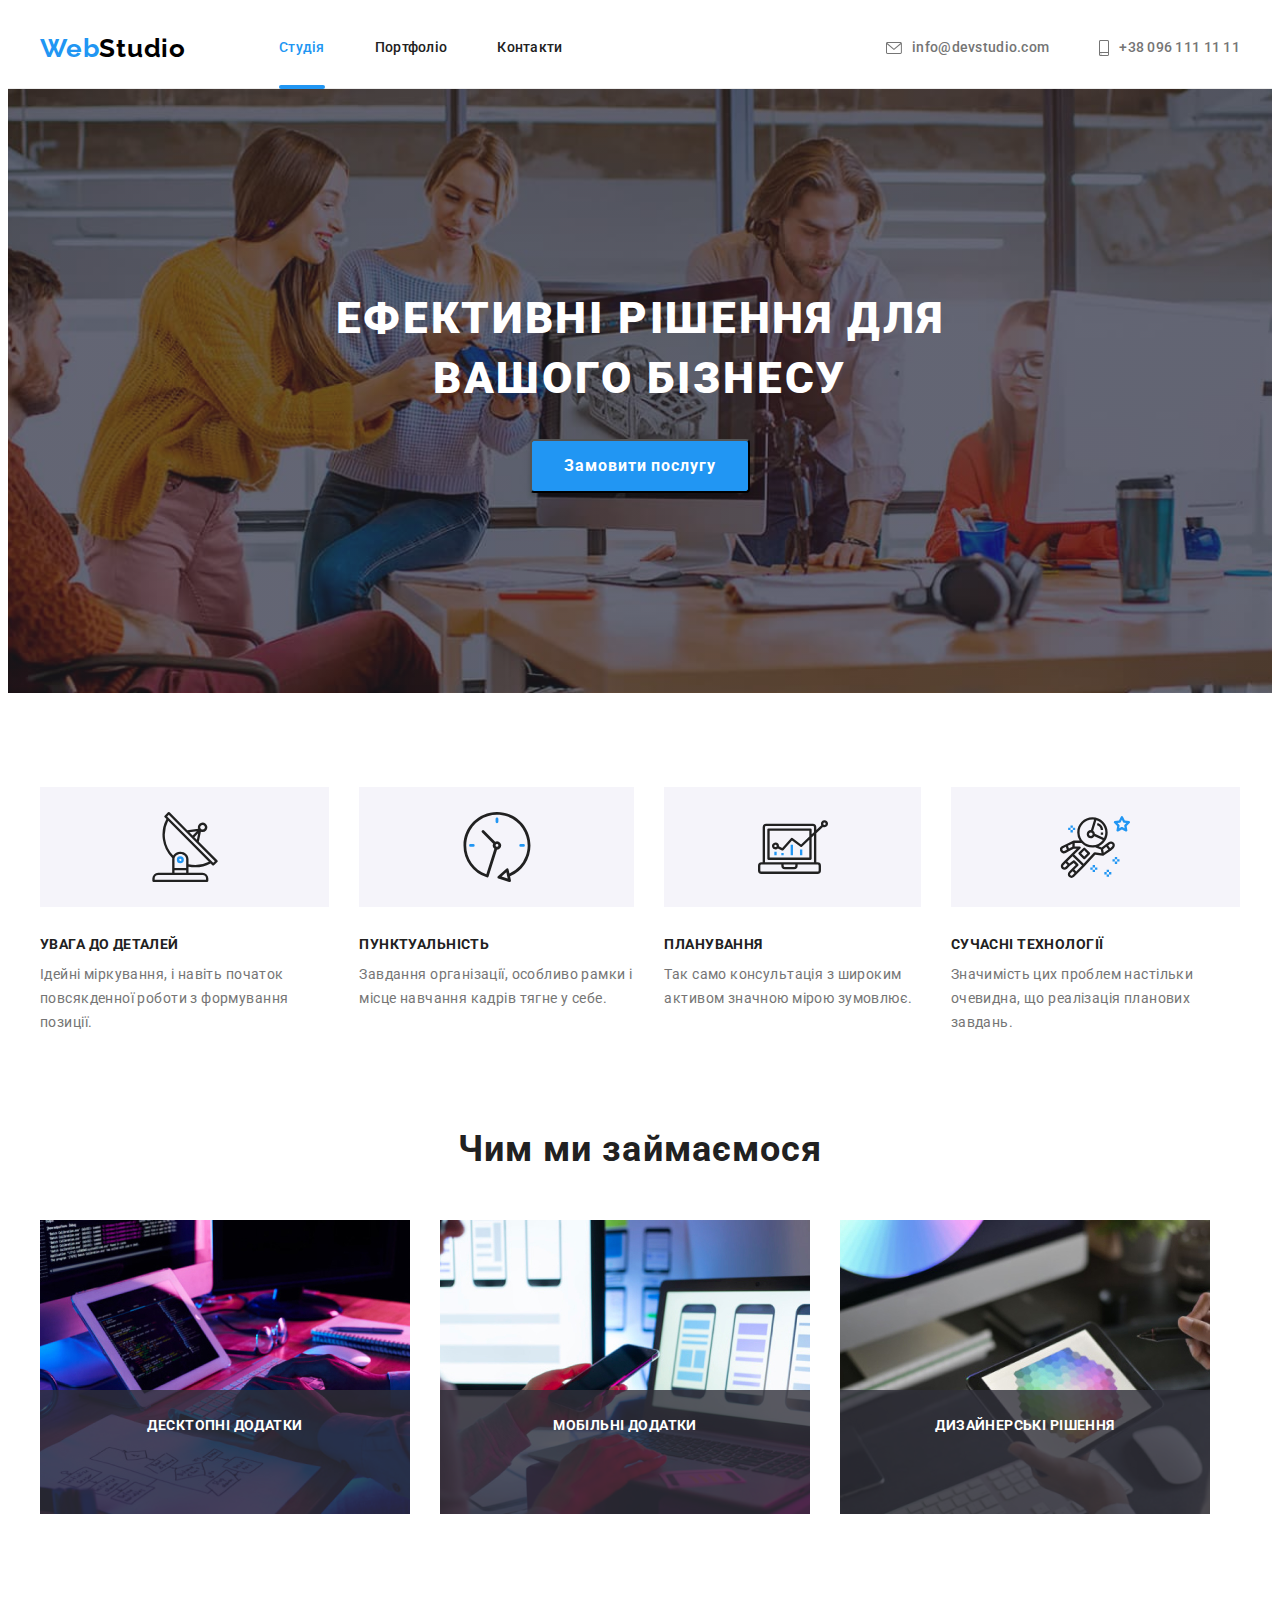
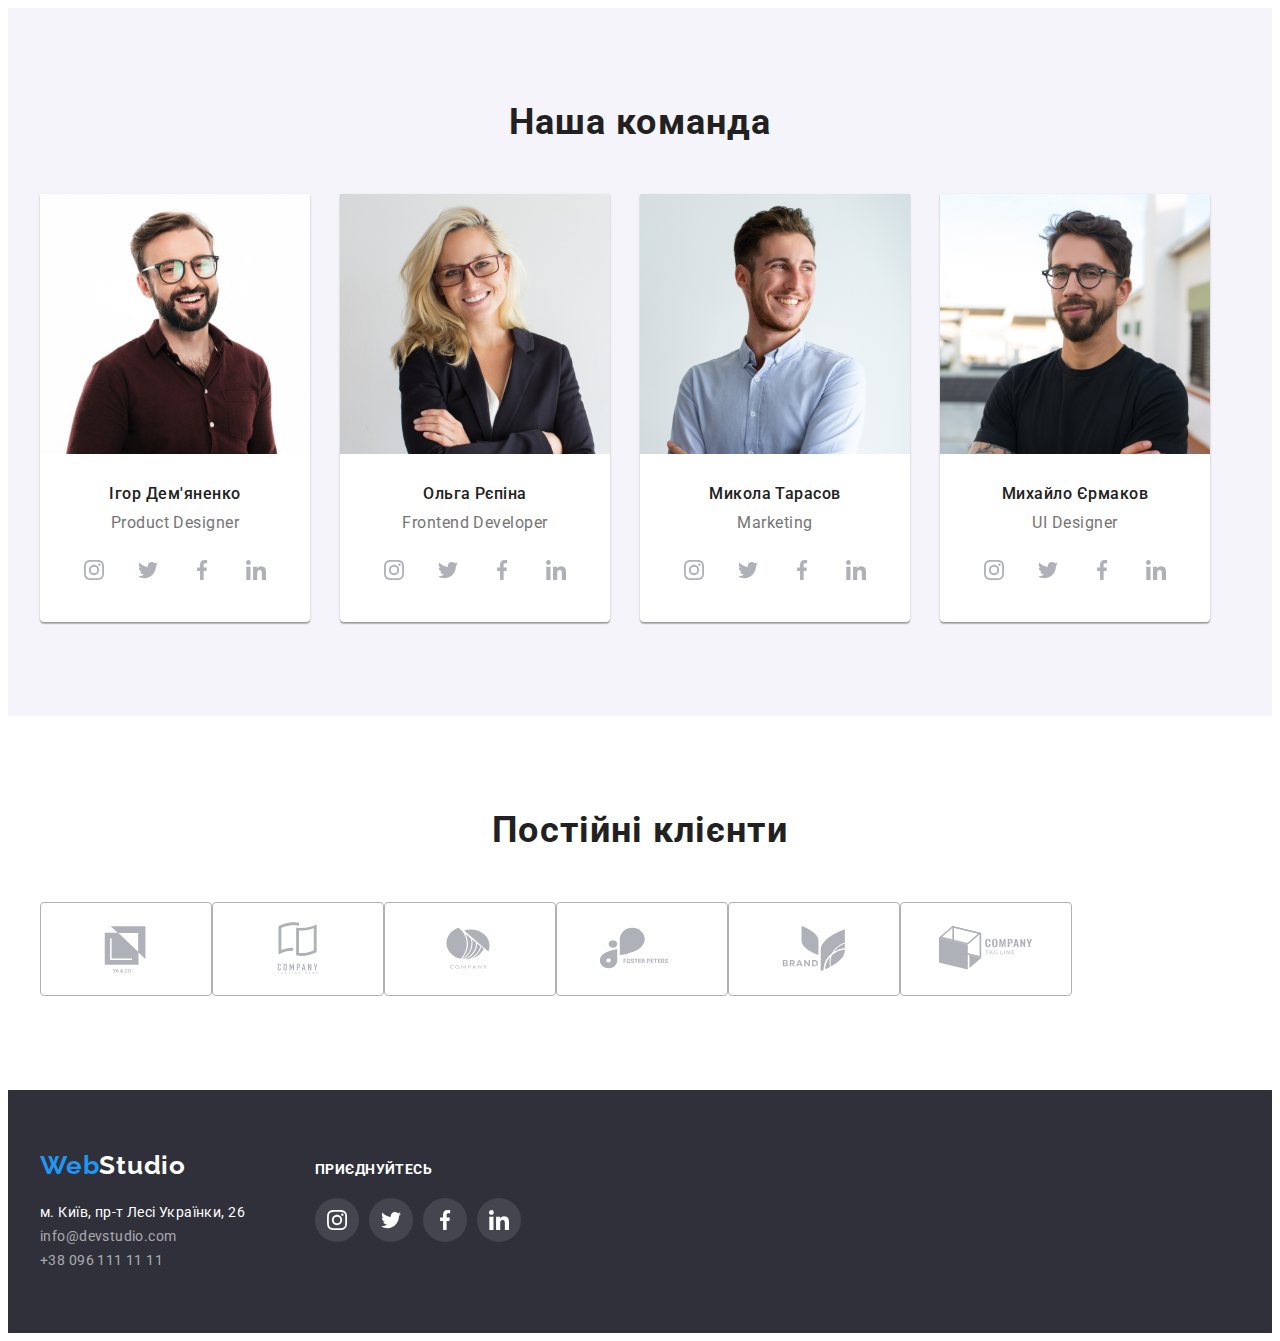
<file: index.html>
<!DOCTYPE html>
<html lang="uk">
  <head>
    <meta charset="UTF-8" />
    <meta http-equiv="X-UA-Compatible" content="IE=edge" />
    <meta name="viewport" content="width=, initial-scale=1.0" />
    <title>Студія</title>
    <link rel="preconnect" href="https://fonts.googleapis.com" />
    <link rel="preconnect" href="https://fonts.gstatic.com" crossorigin />
    <link
      href="https://fonts.googleapis.com/css2?family=Montserrat:wght@400;700&family=Raleway:wght@700&family=Roboto:wght@400;500;700;900&display=swap"
      rel="stylesheet"
    />
    <link
      rel="stylesheet"
      href="https://cdnjs.cloudflare.com/ajax/libs/modern-normalize/1.1.0/modern-normalize.min.css"
      integrity="sha512-wpPYUAdjBVSE4KJnH1VR1HeZfpl1ub8YT/NKx4PuQ5NmX2tKuGu6U/JRp5y+Y8XG2tV+wKQpNHVUX03MfMFn9Q=="
      crossorigin="anonymous"
      referrerpolicy="no-referrer"
    />
    <link rel="stylesheet" href="./CSS/style.css" />
  </head>
  <body>
    <header class="header">
      <div class="container header-container">
        <nav class="header-navigation">
          <a class="header-logo link" href="/index.html" lang="en"
            >Web<span class="header-color-text">Studio</span></a
          >
          <ul class="header-list list">
            <li class="header-item">
              <a class="header-link link current" href="">Студія</a>
            </li>
            <li class="header-item">
              <a class="header-link link" href="./portfolio.html">Портфоліо</a>
            </li>
            <li class="header-item">
              <a class="header-link link" href="">Контакти</a>
            </li>
          </ul>
        </nav>
        <div class="header-connect">
          <ul class="header-list list">
            <li class="header-item">
              <a class="header-contacts link" href="mailto:info@devstudio.com"
                ><svg class="contacts-icon" width="16" height="12">
                  <use
                    href="./images/symbol-defs1.svg#icon-envelope-hover"
                  ></use>
                </svg>info@devstudio.com</a>
            </li>
            <li class="header-item">
              <a class="header-contacts link" href="tel:+380961111111"
                ><svg class="contacts-icon" width="10" height="16">
                  <use
                    href="./images/symbol-defs1.svg#icon-smartphone"
                  ></use></svg>+38 096 111 11 11</a>
            </li>
          </ul>
        </div>
      </div>
    </header>
    <main>
      <section class="hero">
        <div class="container">
          <h1 class="hero-title">Ефективні рішення для вашого бізнесу</h1>
          <button class="hero-btn" data-modal-open type="button">
            Замовити послугу
          </button>
        </div>
      </section>
      <section class="benefits">
        <div class="container">
          <h2 class="visually-hidden">Наші переваги</h2>
          <ul class="benefits-list list">
            <li class="benefits-item">
              <div class="benefits-link">
                <svg class="benefits-icon" width="70" height="70">
                  <use href="./images/symbol-defs1.svg#icon-antenna"></use>
                </svg>
              </div>
              <h3 class="benefits-title">УВАГА ДО ДЕТАЛЕЙ</h3>
              <p class="benefits-text">
                Ідейні міркування, і навіть початок повсякденної роботи з
                формування позиції.
              </p>
            </li>
            <li class="benefits-item">
              <div class="benefits-link">
                <svg class="benefits-icon" width="70" height="70">
                  <use href="./images/symbol-defs1.svg#icon-clock"></use>
                </svg>
              </div>
              <h3 class="benefits-title">ПУНКТУАЛЬНІСТЬ</h3>
              <p class="benefits-text">
                Завдання організації, особливо рамки і місце навчання кадрів
                тягне у себе.
              </p>
            </li>
            <li class="benefits-item">
              <div class="benefits-link">
                <svg class="benefits-icon" width="70" height="70">
                  <use href="./images/symbol-defs1.svg#icon-diagram"></use>
                </svg>
              </div>
              <h3 class="benefits-title">ПЛАНУВАННЯ</h3>
              <p class="benefits-text">
                Так само консультація з широким активом значною мірою зумовлює.
              </p>
            </li>
            <li class="benefits-item">
              <div class="benefits-link">
                <svg class="benefits-icon" width="70" height="70">
                  <use href="./images/symbol-defs1.svg#icon-astronaut"></use>
                </svg>
              </div>
              <h3 class="benefits-title">СУЧАСНІ ТЕХНОЛОГІЇ</h3>
              <p class="benefits-text">
                Значимість цих проблем настільки очевидна, що реалізація
                планових завдань.
              </p>
            </li>
          </ul>
        </div>
      </section>
      <section class="activity">
        <div class="container">
          <h2 class="activity-title">Чим ми займаємося</h2>
          <ul class="activity-list">
            <li class="activity-item list">
              <img src="./images/img.jpg" alt="Верстка" width="370" />
              <h2 class="activity-top-title">ДEСКТОПНІ ДОДАТКИ</h2>
            </li>
            <li class="activity-item list">
              <img src="./images/img1.jpg" alt="Інтерфейс" width="370" />
              <h2 class="activity-top-title">МОБІЛЬНІ ДОДАТКИ</h2>
            </li>
            <li class="activity-item list">
              <img src="./images/img2.jpg" alt="Дизайн" width="370" />
              <h2 class="activity-top-title">ДИЗАЙНЕРСЬКІ РІШЕННЯ</h2>
            </li>
          </ul>
        </div>
      </section>
      <section class="team">
        <div class="container">
          <h2 class="team-top-title">Наша команда</h2>
          <ul class="team-list">
            <li class="team-item list">
              <img
                src="./images/photo1.jpg"
                alt="Ігор Дем'яненко"
                width="270"
              />
              <div class="team-content">
                <h3 class="team-title">Ігор Дем'яненко</h3>
                <p class="team-text" lang="en">Product Designer</p>
                <ul class="team-soc-list list">
                  <li class="team-soc-item">
                    <a class="team-soc-link" href="">
                      <svg class="team-soc-icon" width="20" height="20">
                        <use
                          href="./images/symbol-defs1.svg#icon-instagram"
                        ></use>
                      </svg>
                    </a>
                  </li>
                  <li class="team-soc-item">
                    <a class="team-soc-link" href="">
                      <svg class="team-soc-icon" width="20" height="20">
                        <use
                          href="./images/symbol-defs1.svg#icon-twitter"
                        ></use>
                      </svg>
                    </a>
                  </li>
                  <li class="team-soc-item">
                    <a class="team-soc-link" href="">
                      <svg class="team-soc-icon" width="20" height="20">
                        <use
                          href="./images/symbol-defs1.svg#icon-facebook"
                        ></use>
                      </svg>
                    </a>
                  </li>
                  <li class="team-soc-item">
                    <a class="team-soc-link" href="">
                      <svg class="team-soc-icon" width="20" height="20">
                        <use
                          href="./images/symbol-defs1.svg#icon-linkedin"
                        ></use>
                      </svg>
                    </a>
                  </li>
                </ul>
              </div>
            </li>
            <li class="team-item list">
              <img src="./images/photo2.jpg" alt="Ольга Рєпіна" width="270" />
              <div class="team-content">
                <h3 class="team-title">Ольга Рєпіна</h3>
                <p class="team-text" lang="en">Frontend Developer</p>
                <ul class="team-soc-list list">
                  <li class="team-soc-item">
                    <a class="team-soc-link" href="">
                      <svg class="team-soc-icon" width="20" height="20">
                        <use
                          href="./images/symbol-defs1.svg#icon-instagram"
                        ></use>
                      </svg>
                    </a>
                  </li>
                  <li class="team-soc-item">
                    <a class="team-soc-link" href="">
                      <svg class="team-soc-icon" width="20" height="20">
                        <use
                          href="./images/symbol-defs1.svg#icon-twitter"
                        ></use>
                      </svg>
                    </a>
                  </li>
                  <li class="team-soc-item">
                    <a class="team-soc-link" href="">
                      <svg class="team-soc-icon" width="20" height="20">
                        <use
                          href="./images/symbol-defs1.svg#icon-facebook"
                        ></use>
                      </svg>
                    </a>
                  </li>
                  <li class="team-soc-item">
                    <a class="team-soc-link" href="">
                      <svg class="team-soc-icon" width="20" height="20">
                        <use
                          href="./images/symbol-defs1.svg#icon-linkedin"
                        ></use>
                      </svg>
                    </a>
                  </li>
                </ul>
              </div>
            </li>
            <li class="team-item list">
              <img src="./images/photo3.jpg" alt="Микола Тарасов" width="270" />
              <div class="team-content">
                <h3 class="team-title">Микола Тарасов</h3>
                <p class="team-text" lang="en">Marketing</p>
                <ul class="team-soc-list list">
                  <li class="team-soc-item">
                    <a class="team-soc-link" href="">
                      <svg class="team-soc-icon" width="20" height="20">
                        <use
                          href="./images/symbol-defs1.svg#icon-instagram"
                        ></use>
                      </svg>
                    </a>
                  </li>
                  <li class="team-soc-item">
                    <a class="team-soc-link" href="">
                      <svg class="team-soc-icon" width="20" height="20">
                        <use
                          href="./images/symbol-defs1.svg#icon-twitter"
                        ></use>
                      </svg>
                    </a>
                  </li>
                  <li class="team-soc-item">
                    <a class="team-soc-link" href="">
                      <svg class="team-soc-icon" width="20" height="20">
                        <use
                          href="./images/symbol-defs1.svg#icon-facebook"
                        ></use>
                      </svg>
                    </a>
                  </li>
                  <li class="team-soc-item">
                    <a class="team-soc-link" href="">
                      <svg class="team-soc-icon" width="20" height="20">
                        <use
                          href="./images/symbol-defs1.svg#icon-linkedin"
                        ></use>
                      </svg>
                    </a>
                  </li>
                </ul>
              </div>
            </li>
            <li class="team-item list">
              <img
                src="./images/photo4.jpg"
                alt="Михайло Єрмаков"
                width="270"
              />
              <div class="team-content">
                <h3 class="team-title">Михайло Єрмаков</h3>
                <p class="team-text" lang="en">UI Designer</p>
                <ul class="team-soc-list list">
                  <li class="team-soc-item">
                    <a class="team-soc-link" href="">
                      <svg class="team-soc-icon" width="20" height="20">
                        <use
                          href="./images/symbol-defs1.svg#icon-instagram"
                        ></use>
                      </svg>
                    </a>
                  </li>
                  <li class="team-soc-item">
                    <a class="team-soc-link" href="">
                      <svg class="team-soc-icon" width="20" height="20">
                        <use
                          href="./images/symbol-defs1.svg#icon-twitter"
                        ></use>
                      </svg>
                    </a>
                  </li>
                  <li class="team-soc-item">
                    <a class="team-soc-link" href="">
                      <svg class="team-soc-icon" width="20" height="20">
                        <use
                          href="./images/symbol-defs1.svg#icon-facebook"
                        ></use>
                      </svg>
                    </a>
                  </li>
                  <li class="team-soc-item">
                    <a class="team-soc-link" href="">
                      <svg class="team-soc-icon" width="20" height="20">
                        <use
                          href="./images/symbol-defs1.svg#icon-linkedin"
                        ></use>
                      </svg>
                    </a>
                  </li>
                </ul>
              </div>
            </li>
          </ul>
        </div>
      </section>
      <section class="clients" style="padding: 94px 0">
        <div class="container">
          <h2 class="clients-top-title">Постійні клієнти</h2>
          <ul class="clients-list list">
            <li class="clients-item">
              <a class="clients-link" href="">
                <svg class="clients-icon" width="106" height="60">
                  <use href="./images/symbol-defs1.svg#icon-Logo1"></use>
                </svg>
              </a>
            </li>
            <li class="clients-item">
              <a class="clients-link" href="">
                <svg class="clients-icon" width="106" height="60">
                  <use href="./images/symbol-defs1.svg#icon-Logo2"></use>
                </svg>
              </a>
            </li>
            <li class="clients-item">
              <a class="clients-link" href="">
                <svg class="clients-icon" width="106" height="60">
                  <use href="./images/symbol-defs1.svg#icon-Logo3"></use>
                </svg>
              </a>
            </li>
            <li class="clients-item">
              <a class="clients-link" href="">
                <svg class="clients-icon" width="106" height="60">
                  <use href="./images/symbol-defs1.svg#icon-Logo4"></use>
                </svg>
              </a>
            </li>
            <li class="clients-item">
              <a class="clients-link" href="">
                <svg class="clients-icon" width="106" height="60">
                  <use href="./images/symbol-defs1.svg#icon-Logo5"></use>
                </svg>
              </a>
            </li>
            <li class="clients-item">
              <a class="clients-link" href="">
                <svg class="clients-icon" width="106" height="60">
                  <use href="./images/symbol-defs1.svg#icon-Logo6"></use>
                </svg>
              </a>
            </li>
          </ul>
        </div>
      </section>
    </main>
    <footer class="footer">
      <div class="footer-container container">
        <div class="footer-agress-container">
          <a class="footer-logo link" href="/index.html" lang="en"
            >Web<span class="footer-color-text">Studio</span></a
          >
          <address>
            <ul class="footer-list list">
              <li class="footer-item">
                <a class="footer-address link" href=""
                  >м. Київ, пр-т Лесі Українки, 26</a
                >
              </li>
              <li class="footer-item">
                <a class="footer-mail link" href="mailto:info@devstudio.com"
                  >info@devstudio.com</a
                >
              </li>
              <li class="footer-item">
                <a class="footer-tel link" href="tel:+380961111111"
                  >+38 096 111 11 11</a
                >
              </li>
            </ul>
          </address>
        </div>
        <div class="footer-soc-container">
          <h3 class="soc-list-title">приєднуйтесь</h3>
          <ul class="footer-soc-list list">
            <li class="footer-soc-item">
              <a class="footer-soc-link" href="">
                <svg class="footer-soc-icon" width="20" height="20">
                  <use href="./images/symbol-defs1.svg#icon-instagram"></use>
                </svg>
              </a>
            </li>
            <li class="footer-soc-item">
              <a class="footer-soc-link" href="">
                <svg class="footer-soc-icon" width="20" height="20">
                  <use href="./images/symbol-defs1.svg#icon-twitter"></use>
                </svg>
              </a>
            </li>
            <li class="footer-soc-item">
              <a class="footer-soc-link" href="">
                <svg class="footer-soc-icon" width="20" height="20">
                  <use href="./images/symbol-defs1.svg#icon-facebook"></use>
                </svg>
              </a>
            </li>
            <li class="footer-soc-item">
              <a class="footer-soc-link" href="">
                <svg class="footer-soc-icon" width="20" height="20">
                  <use href="./images/symbol-defs1.svg#icon-linkedin"></use>
                </svg>
              </a>
            </li>
          </ul>
        </div>
      </div>
    </footer>
    <div class="backdrop is-hidden" data-modal>
      <div class="modal">
        <button type="button" class="modal-btn" data-modal-close>
          <svg class="modal-close-icon" width="18" height="18">
            <use href="./images/symbol-defs1.svg#icon-close"></use>
          </svg>
        </button>
      </div>
    </div>
    <script src="./js/modal.js"></script>
  </body>
</html>
</file>
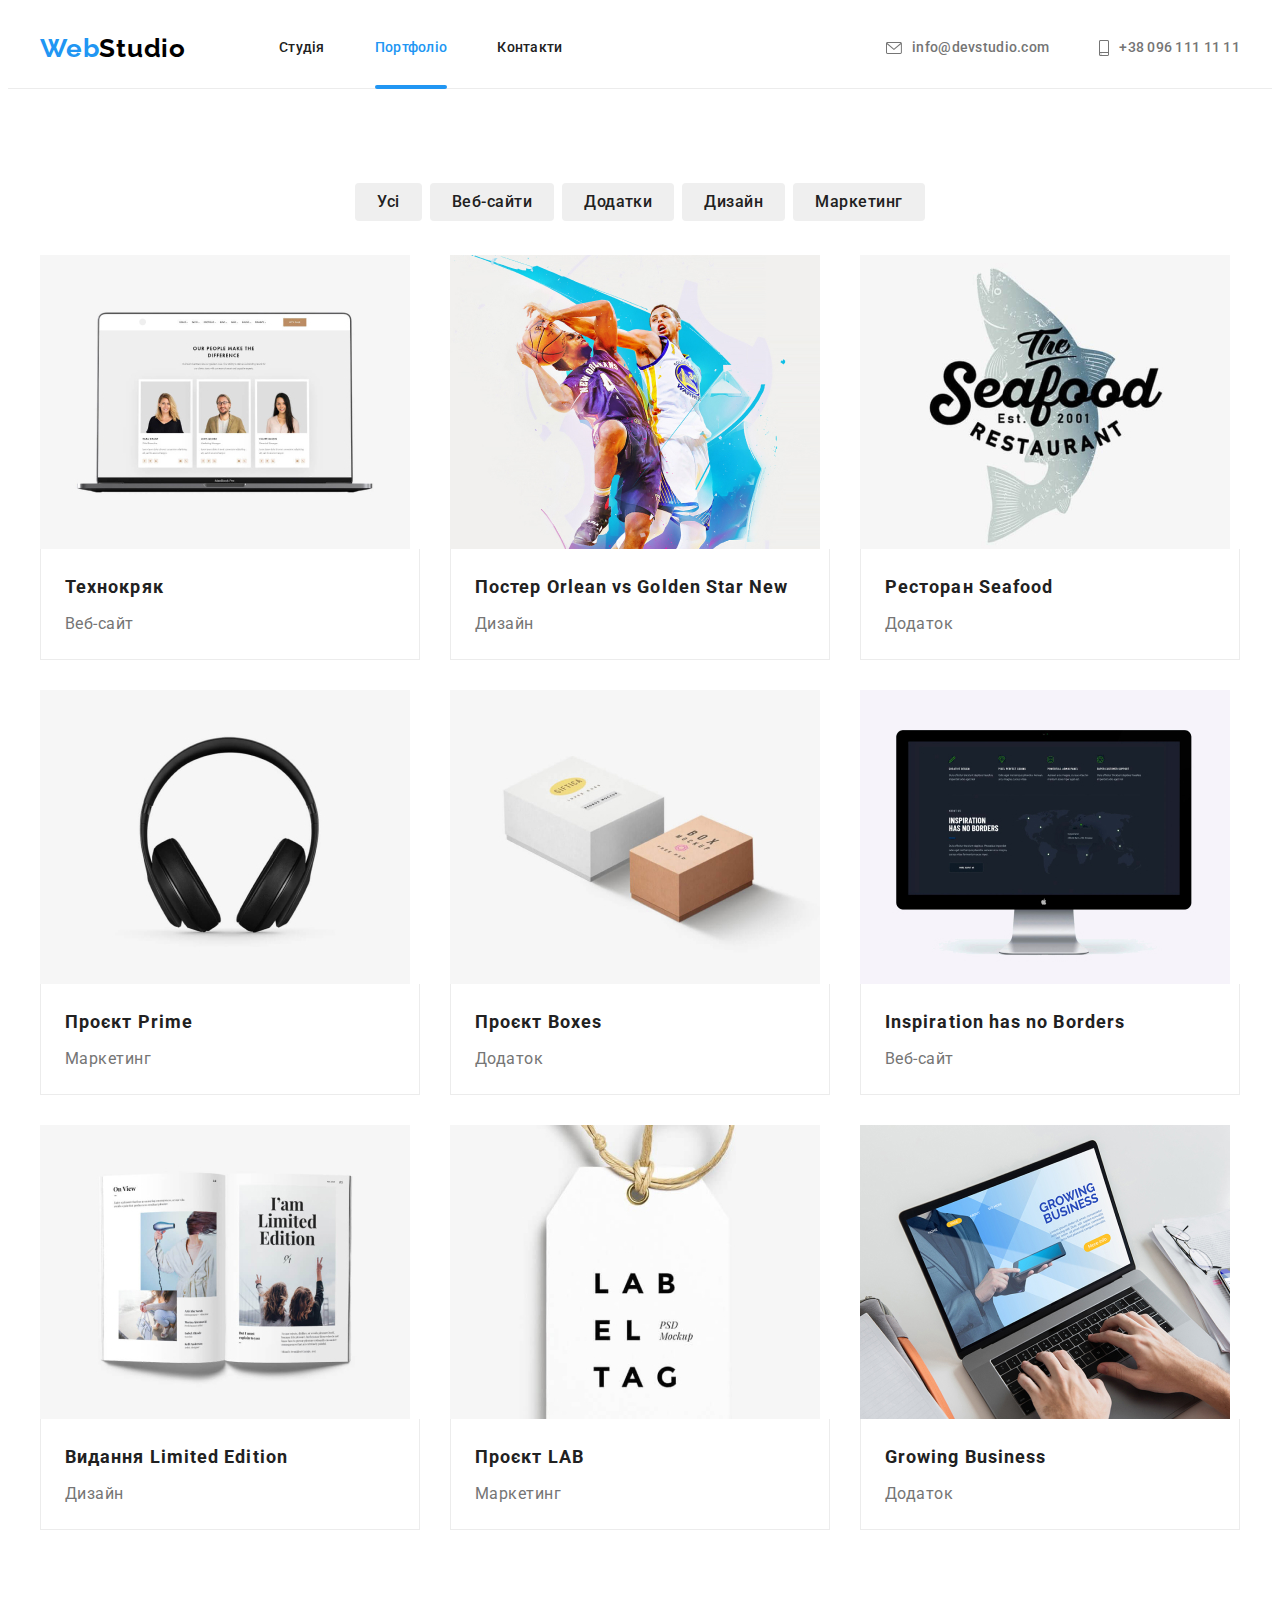
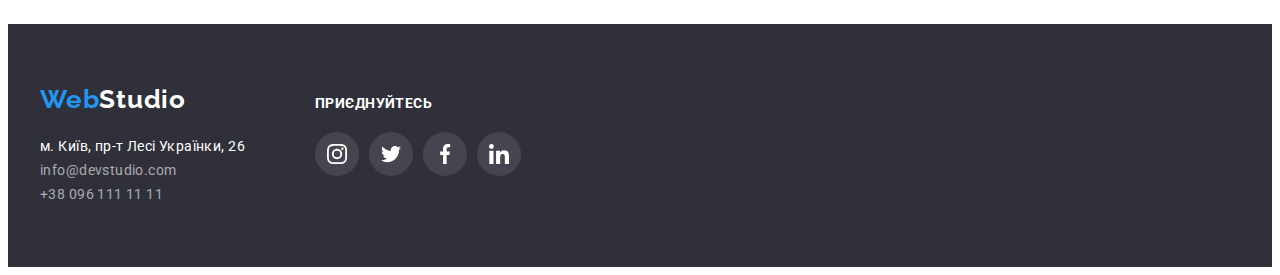
<file: portfolio.html>
<!DOCTYPE html>
<html lang="uk">
  <head>
    <meta charset="UTF-8" />
    <meta http-equiv="X-UA-Compatible" content="IE=edge" />
    <meta name="viewport" content="width=, initial-scale=1.0" />
    <title>Портфоліо</title>
    <link rel="preconnect" href="https://fonts.googleapis.com" />
    <link rel="preconnect" href="https://fonts.gstatic.com" crossorigin />
    <link
      href="https://fonts.googleapis.com/css2?family=Montserrat:wght@400;700&family=Raleway:wght@700&family=Roboto:wght@400;500;700;900&display=swap"
      rel="stylesheet"
    />
    <link
      rel="stylesheet"
      href="https://cdnjs.cloudflare.com/ajax/libs/modern-normalize/1.1.0/modern-normalize.min.css"
      integrity="sha512-wpPYUAdjBVSE4KJnH1VR1HeZfpl1ub8YT/NKx4PuQ5NmX2tKuGu6U/JRp5y+Y8XG2tV+wKQpNHVUX03MfMFn9Q=="
      crossorigin="anonymous"
      referrerpolicy="no-referrer"
    />
    <link rel="stylesheet" href="./CSS/style.css" />
  </head>
  <body>
    <header class="header">
      <div class="container header-container">
        <nav class="header-navigation">
          <a class="header-logo link" href="/index.html" lang="en"
            >Web<span class="header-color-text">Studio</span></a
          >
          <ul class="header-list list">
            <li class="header-item">
              <a class="header-link link" href="./index.html">Студія</a>
            </li>
            <li class="header-item">
              <a class="header-link link current" href="">Портфоліо</a>
            </li>
            <li class="header-item">
              <a class="header-link link" href="">Контакти</a>
            </li>
          </ul>
        </nav>
        <div class="header-connect">
          <ul class="header-list list">
            <li class="header-item">
              <a class="header-contacts link" href="mailto:info@devstudio.com">
                <svg class="contacts-icon" width="16" height="12">
                  <use href="./images/symbol-defs1.svg#icon-envelope-hover"></use></svg>info@devstudio.com</a>
            </li>
            <li class="header-item">
              <a class="header-contacts link" href="tel:+380961111111">
                <svg class="contacts-icon" width="10" height="16">
                  <use href="./images/symbol-defs1.svg#icon-smartphone"></use></svg>+38 096 111 11 11</a>
            </li>
          </ul>
        </div>
      </div>
    </header>
    <main>
      <section class="progects section">
        <div class="container">
          <h1 class="visually-hidden">Наші проекти</h1>
          <div class="progects-filtr-item">
            <ul class="progects-filtr list">
              <li class="progects-item">
                <button class="progects-hero-btn" type="button">Усі</button>
              </li>
              <li class="progects-item">
                <button class="progects-hero-btn" type="button">
                  Веб-сайти
                </button>
              </li>
              <li class="progects-item">
                <button class="progects-hero-btn" type="button">Додатки</button>
              </li>
              <li class="progects-item">
                <button class="progects-hero-btn" type="button">Дизайн</button>
              </li>
              <li class="progects-item">
                <button class="progects-hero-btn" type="button">
                  Маркетинг
                </button>
              </li>
            </ul>
          </div>
          <div class="progects-list-content">
            <ul class="progects-list list">
              <li class="progects-list-item">
                <div class="progects-top-wrap">
                  <img
                    src="./images/progect1.jpg"
                    alt="Технокряк"
                    width="370"
                  />
                  <p class="progects-top-text">
                    Ресурс пропонує комплексні пропозиції з різним рівнем
                    функціоналу та сервісів. Все це дозволить відвідувачу
                    отримати вичерпні відомості про компанію чи приватну особу.
                  </p>
                </div>
                <div class="progects-item-content">
                  <h2 class="progects-title">Технокряк</h2>
                  <p class="progects-text">Веб-сайт</p>
                </div>
              </li>
              <li class="progects-list-item">
                <div class="progects-top-wrap">
                  <img
                    src="./images/progect2.jpg"
                    alt="Постер New Orlean vs Golden Star"
                    width="370"
                  />
                  <p class="progects-top-text">
                    Ресурс пропонує комплексні пропозиції з різним рівнем
                    функціоналу та сервісів. Все це дозволить відвідувачу
                    отримати вичерпні відомості про компанію чи приватну особу.
                  </p>
                </div>
                <div class="progects-item-content">
                  <h2 class="progects-title">
                    Постер <span lang="en">Orlean vs Golden Star New</span>
                  </h2>
                  <p class="progects-text">Дизайн</p>
                </div>
              </li>
              <li class="progects-list-item">
                <div class="progects-top-wrap">
                  <img
                    src="./images/progect3.jpg"
                    alt="Ресторан Seafood"
                    width="370"
                  />
                  <p class="progects-top-text">
                    Ресурс пропонує комплексні пропозиції з різним рівнем
                    функціоналу та сервісів. Все це дозволить відвідувачу
                    отримати вичерпні відомості про компанію чи приватну особу.
                  </p>
                </div>
                <div class="progects-item-content">
                  <h2 class="progects-title">
                    Ресторан <span lang="en"> Seafood</span>
                  </h2>
                  <p class="progects-text">Додаток</p>
                </div>
              </li>
              <li class="progects-list-item">
                <div class="progects-top-wrap">
                  <img
                    src="./images/progect4.jpg"
                    alt="Проєкт Prime"
                    width="370"
                  />
                  <p class="progects-top-text">
                    Ресурс пропонує комплексні пропозиції з різним рівнем
                    функціоналу та сервісів. Все це дозволить відвідувачу
                    отримати вичерпні відомості про компанію чи приватну особу.
                  </p>
                </div>
                <div class="progects-item-content">
                  <h2 class="progects-title">
                    Проєкт <span lang="en"> Prime</span>
                  </h2>
                  <p class="progects-text">Маркетинг</p>
                </div>
              </li>
              <li class="progects-list-item">
                <div class="progects-top-wrap">
                  <img
                    src="./images/progect5.jpg"
                    alt="Проєкт Boxes"
                    width="370"
                  />
                  <p class="progects-top-text">
                    Ресурс пропонує комплексні пропозиції з різним рівнем
                    функціоналу та сервісів. Все це дозволить відвідувачу
                    отримати вичерпні відомості про компанію чи приватну особу.
                  </p>
                </div>
                <div class="progects-item-content">
                  <h2 class="progects-title">
                    Проєкт <span lang="en"> Boxes</span>
                  </h2>
                  <p class="progects-text">Додаток</p>
                </div>
              </li>
              <li class="progects-list-item">
                <div class="progects-top-wrap">
                  <img
                    src="./images/progect6.jpg"
                    alt="Inspiration has no Borders"
                    width="370"
                  />
                  <p class="progects-top-text">
                    Ресурс пропонує комплексні пропозиції з різним рівнем
                    функціоналу та сервісів. Все це дозволить відвідувачу
                    отримати вичерпні відомості про компанію чи приватну особу.
                  </p>
                </div>
                <div class="progects-item-content">
                  <h2 class="progects-title" lang="en">
                    Inspiration has no Borders
                  </h2>
                  <p class="progects-text">Веб-сайт</p>
                </div>
              </li>
              <li class="progects-list-item">
                <div class="progects-top-wrap">
                  <img
                    src="./images/progect7.jpg"
                    alt="Видання Limited Edition"
                    width="370"
                  />
                  <p class="progects-top-text">
                    Ресурс пропонує комплексні пропозиції з різним рівнем
                    функціоналу та сервісів. Все це дозволить відвідувачу
                    отримати вичерпні відомості про компанію чи приватну особу.
                  </p>
                </div>
                <div class="progects-item-content">
                  <h2 class="progects-title">
                    Видання <span lang="en">Limited Edition</span>
                  </h2>
                  <p class="progects-text">Дизайн</p>
                </div>
              </li>
              <li class="progects-list-item">
                <div class="progects-top-wrap">
                  <img
                    src="./images/progect8.jpg"
                    alt="Проєкт LAB"
                    width="370"
                  />
                  <p class="progects-top-text">
                    Ресурс пропонує комплексні пропозиції з різним рівнем
                    функціоналу та сервісів. Все це дозволить відвідувачу
                    отримати вичерпні відомості про компанію чи приватну особу.
                  </p>
                </div>
                <div class="progects-item-content">
                  <h2 class="progects-title">
                    Проєкт <span lang="en">LAB</span>
                  </h2>
                  <p class="progects-text">Маркетинг</p>
                </div>
              </li>
              <li class="progects-list-item">
                <div class="progects-top-wrap">
                  <img
                    src="./images/progect9.jpg"
                    alt="Growing Business"
                    width="370"
                  />
                  <p class="progects-top-text">
                    Ресурс пропонує комплексні пропозиції з різним рівнем
                    функціоналу та сервісів. Все це дозволить відвідувачу
                    отримати вичерпні відомості про компанію чи приватну особу.
                  </p>
                </div>
                <div class="progects-item-content">
                  <h2 class="progects-title">
                    <span lang="en">Growing Business</span>
                  </h2>
                  <p class="progects-text">Додаток</p>
                </div>
              </li>
            </ul>
          </div>
        </div>
      </section>
    </main>
    <footer class="footer">
      <div class="footer-container container">
        <div class="footer-agress-container">
          <a class="footer-logo link" href="/index.html" lang="en"
            >Web<span class="footer-color-text">Studio</span></a
          >
          <address>
            <ul class="footer-list list">
              <li class="footer-item">
                <a class="footer-address link" href=""
                  >м. Київ, пр-т Лесі Українки, 26</a
                >
              </li>
              <li class="footer-item">
                <a class="footer-mail link" href="mailto:info@devstudio.com"
                  >info@devstudio.com</a
                >
              </li>
              <li class="footer-item">
                <a class="footer-tel link" href="tel:+380961111111"
                  >+38 096 111 11 11</a
                >
              </li>
            </ul>
          </address>
        </div>
        <div class="footer-soc-container">
          <h3 class="soc-list-title">приєднуйтесь</h3>
          <ul class="footer-soc-list list">
            <li class="footer-soc-item">
              <a class="footer-soc-link" href="">
                <svg class="footer-soc-icon" width="20" height="20">
                  <use href="./images/symbol-defs1.svg#icon-instagram"></use>
                </svg>
              </a>
            </li>
            <li class="footer-soc-item">
              <a class="footer-soc-link" href="">
                <svg class="footer-soc-icon" width="20" height="20">
                  <use href="./images/symbol-defs1.svg#icon-twitter"></use>
                </svg>
              </a>
            </li>
            <li class="footer-soc-item">
              <a class="footer-soc-link" href="">
                <svg class="footer-soc-icon" width="20" height="20">
                  <use href="./images/symbol-defs1.svg#icon-facebook"></use>
                </svg>
              </a>
            </li>
            <li class="footer-soc-item">
              <a class="footer-soc-link" href="">
                <svg class="footer-soc-icon" width="20" height="20">
                  <use href="./images/symbol-defs1.svg#icon-linkedin"></use>
                </svg>
              </a>
            </li>
          </ul>
        </div>
      </div>
    </footer>
  </body>
</html>
</file>
<file: CSS/style.css>
:root {
  --top-title-color: #212121;
  --top-text-color: #757575;
  --top-adress-color: #2196f3;
  --top-ht: 1.14;
  --top-footer-text: rgba(255, 255, 255, 0.6);
  --footer-text-color: #ffffff;
  --top-btn-color: #ffffff;
}

p,
h1,
h2,
h3 {
  margin: 0;
}

ul {
  margin: 0;
  padding: 0;
}

button {
  cursor: pointer;
}

img {
  display: block;
}

body {
  font-family: "Roboto", sans-serif;
  font-size: 15px;
  color: var(--top-title-color);
}

.list {
  list-style: none;
}

.link {
  text-decoration: none;
}

.container {
  width: 1200px;
  padding-left: 15px;
  padding-right: 15px;
  margin: 0 auto;
}

.visually-hidden {
  position: absolute;
  width: 1px;
  height: 1px;
  margin: -1px;
  border: 0;
  padding: 0;

  white-space: nowrap;
  clip-path: inset(100%);
  clip: rect(0 0 0 0);
  overflow: hidden;
}

/*----------------HEADER---------------*/
.header {
  border-bottom: 1px solid #ECECEC;
}

.header-navigation {
  display: flex;
  align-items: center;
}

.header-container {
  display: flex;
  align-items: center;
}

.header-list {
  display: flex;
  gap: 50px;
}

.header-logo,
.footer-logo {
  font-family: "Raleway", sans-serif;
  font-weight: 700;
  font-size: 26px;
  line-height: 1.19;
  letter-spacing: 0.03em;
  color: var(--top-adress-color);
  margin-right: 93px;
}

.header-color-text {
  color: #000000;
}

.header-link {
  padding: 32px 0;
  display: block;
  font-weight: 500;
  font-size: 14px;
  line-height: var(--top-ht);
  letter-spacing: 0.02em;
  color: var(--top-title-color);
  position: relative;
  transition: color 250ms cubic-bezier(0.4, 0, 0.2, 1);
}

.header-item .header-link.current {
  color: var(--top-adress-color);
}

.current::after {
  content: '';
  position: absolute;
  bottom: 0;
  left: 0;
  display: block;
  width: 100%;
  height: 4px;
  background-color: #2196F3;
  border-radius: 2px;
  margin-bottom: -1px;
}

.header-contacts {
  padding: 32px 0;
  display: flex;
  font-weight: 500;
  font-size: 14px;
  line-height: var(--top-ht);
  letter-spacing: 0.02em;
  color: var(--top-text-color);
  align-items: center;
  justify-content: center;
  transition: color 250ms cubic-bezier(0.4, 0, 0.2, 1);
}

.contacts-icon {
  fill: currentColor;
  margin-right: 10px;
}

.header-connect {
  margin-left: auto;
  transition: fill 250ms cubic-bezier(0.4, 0, 0.2, 1);
}

.header-contacts:hover,
.header-link:hover,
.header-link:focus {
  color: var(--top-adress-color);
}

.header-contacts:hover .contacts-icon,
.header-contacts:focus .contacts-icon {
  color: #2196F3;
}

/*----------------HERO-----------------*/

.hero {
  background-color: #2f303a;
  padding-top: 200px;
  padding-bottom: 200px;
  background-image: linear-gradient(rgba(47, 48, 58, 0.4), rgba(47, 48, 58, 0.4)), url(../images/hero-img\ \(1\).jpg);
  background-repeat: no-repeat;
  background-position: center;
  background-size: cover;
  max-width: 1600px;
}

.hero-title {
  font-weight: 900;
  font-size: 44px;
  line-height: 1.36;
  text-align: center;
  letter-spacing: 0.06em;
  text-transform: uppercase;
  color: #ffffff;
  max-width: 696px;
  margin: 0 auto;
}

.hero-btn {
  font-family: inherit;
  font-style: normal;
  font-weight: 700;
  font-size: 16px;
  line-height: 1.88;
  letter-spacing: 0.06em;
  color: var(--top-btn-color);
  background-color: var(--top-adress-color);
  cursor: pointer;
  margin: 0 auto;
  display: block;
  margin-top: 30px;
  box-shadow: 0px 4px 4px rgba(0, 0, 0, 0.15);
  border-radius: 4px;
  padding: 10px 32px;
}

.hero-btn:hover,
.hero-btn:focus {
  color: var(--top-btn-color);
  background-color: #188ce8;
}

.benefits {
  padding-top: 94px;
  padding-bottom: 94px;
}

.benefits-list {
  display: flex;
  gap: 30px; 
}

.benefits-item {
  width: calc((100%-90) / 4);
}

.benefits-link {
  height: 120px;
  display: flex;
  align-items: center;
  justify-content: center;
  background-color: #F5F4FA;
}

.benefits-icon {
}

.benefits-title {
  margin-top: 30px;
  font-weight: 700;
  font-size: 14px;
  line-height: var(--top-ht);
  letter-spacing: 0.03em;
  text-transform: uppercase;
  color: var(--top-title-color);
  margin-bottom: 10px;
}

.benefits-text {
  font-size: 14px;
  line-height: 1.71;
  letter-spacing: 0.03em;
  color: var(--top-text-color);
}

.activity {
  padding-bottom: 94px;
}

.activity-list {
  display: flex;
  gap: 30px;
}

.activity-item {
  width: calc((100%-60) / 3);
  position: relative;
}

.activity-top-title {
  position: absolute;
  bottom: 0;
  font-weight: 700;
  font-size: 14px;
  line-height: 1.16;
  text-align: center;
  letter-spacing: 0.03em;
  text-transform: uppercase;
  color: #FFFFFF;
  background-color: rgba(47, 48, 58, 0.8);
  padding-top: 27px;
  padding-bottom: 27px;
  height: 70px;
  width: 100%;
}

.activity-title {
  font-weight: 700;
  font-size: 36px;
  line-height: 1.16;
  text-align: center;
  letter-spacing: 0.03em;
  color: var(--top-title-color);
  margin-bottom: 50px;
}

.team {
  padding-top: 94px;
  padding-bottom: 94px;
  background-color: #F5F4FA;
}

.team-top-title {
  font-weight: 700;
  font-size: 36px;
  line-height: 1.16;
  text-align: center;
  letter-spacing: 0.03em;
  color: var(--top-title-color);
  margin-bottom: 50px;
}

.team-list {
  display: flex;
  gap: 30px;
}

.team-item {
  background-color: #FFFFFF;
  width: calc((100%-90) / 4);
  box-shadow: 0px 1px 3px rgba(0, 0, 0, 0.12), 0px 1px 1px rgba(0, 0, 0, 0.14), 0px 2px 1px rgba(0, 0, 0, 0.2);
  border-radius: 0px 0px 4px 4px;
}

.team-content {
  padding-top: 30px;
  padding-bottom: 30px;
  margin: 0 auto;
  transition: fill 250ms cubic-bezier(0.4, 0, 0.2, 1);
}

.team-title {
  font-weight: 500;
  font-size: 16px;
  line-height: 1.19;
  text-align: center;
  letter-spacing: 0.03em;
  color: var(--top-title-color);
  margin-bottom: 10px;
}

.team-text {
  font-size: 16px;
  line-height: 1.19;
  text-align: center;
  letter-spacing: 0.03em;
  color: var(--top-text-color);
  margin-bottom: 16px;
}

.team-soc-list {
  display: flex;
  gap: 10px;
  justify-content: center;
}

.team-soc-link {
  width: 44px;
  height: 44px;
  border-radius: 50%;
  background-color: #FFFFFF;
  display: flex;
  align-items: center;
  justify-content: center;
  color: #AFB1B8;
  transition: color 250ms cubic-bezier(0.4, 0, 0.2, 1), background-color 250ms cubic-bezier(0.4, 0, 0.2, 1);
}

.team-soc-icon {
  fill: currentColor;
}

.team-soc-link:hover,
.team-soc-link:focus {
  background-color: #2196F3;
  color: #FFFFFF;
}

.clients-top-title {
  margin-bottom: 50px;
  font-weight: 700;
  font-size: 36px;
  line-height: 1.16;
  text-align: center;
  letter-spacing: 0.03em;
  color: #212121;
}

.clients-list {
  display: flex;
}

.clients-item {
  width: calc((100%-150) / 6);
}

.clients-link {
  width: 170px;
  height: 92px;
  display: flex;
  border: 1px solid #AFB1B8;
  border-radius: 4px;
  align-items: center;
  justify-content: center;
  color: #AFB1B8;
  transition: color 250ms cubic-bezier(0.4, 0, 0.2, 1), border-color 250ms cubic-bezier(0.4, 0, 0.2, 1);
}

.clients-icon {
  fill: currentColor;
}

.clients-link:hover,
.clients-link:focus {
  border-color: #2196F3;
  color: #2196F3;
}

/*-----------------FOOTER--------------*/

.footer {
  background-color: #2f303a;
  padding-top: 60px;
  padding-bottom: 60px;
  display: flex;
  gap: 70px;
}

.footer-container {
  display: flex;
  align-items: baseline;
}

.footer-list {
  margin-top: 20px;
  margin-right: 70px;
}

.footer-item {
  font-style: normal;
  font-weight: 400;
  font-size: 14px;
  line-height: 1.71;
  letter-spacing: 0.03em;
}

.footer-soc-link {
  display: flex;
  align-items: center;
  justify-content: center;
}

.footer-address {
  color: var(--footer-text-color);
}

.footer-mail {
  color: var(--top-footer-text);
}

.footer-tel {
  color: var(--top-footer-text);
}

.footer-color-text {
  color: var(--footer-text-color);
}

.footer-soc-container {
  transition: fill 250ms cubic-bezier(0.4, 0, 0.2, 1); 
}

.soc-list-title {
  display: flex;
  font-weight: 700;
  font-size: 14px;
  line-height: 1.14;
  letter-spacing: 0.03em;
  text-transform: uppercase;
  color: var(--footer-text-color);
  margin-bottom: 20px;
}

.footer-soc-list {
  display: flex;
  gap: 10px;
  margin-top: 20px;
}

.footer-soc-link {
  width: 44px;
  height: 44px;
  border-radius: 50%;
  background-color: rgba(255, 255, 255, 0.1);
  display: flex;
  transition: background-color 250ms cubic-bezier(0.4, 0, 0.2, 1);
}

.footer-soc-icon {
  fill: #FFFFFF ;
}

.footer-soc-link:hover,  
.footer-soc-link:focus {
  background-color: #2196F3;
}
/*--------------Portfolio-------------*/

.progects {
  padding: 94px 0;
}

.progects-filtr {
  margin: 0 auto;
  display: block;
  margin-bottom: 34px;
  display: flex;
  gap: 8px;
  justify-content: center;
}

.progects-item {
  font-weight: 500;
  font-size: 16px;
  line-height: 1.62;
  text-align: center;
  letter-spacing: 0.03em;
  color: var(--top-title-color);
}

.progects-list-content {
  border-width: 0 0 1px 0;
  border-color: #EEEEEE;
}    

.progects-list {
  display: flex;
  flex-wrap: wrap;
  gap: 30px;
}

.progects-list-item {
  width: calc((100% - 60px) / 3);
  transition: border 250ms cubic-bezier(0.4, 0, 0.2, 1), box-shadow 250ms cubic-bezier(0.4, 0, 0.2, 1);
}

.progects-list-item:hover .progects-top-text {
  transform: translateY(0);
}

.progects-top-wrap {
  position: relative;
  overflow: hidden;
}

.progects-top-text {
  position: absolute;
  top: 0;
  left: 0;
  color: #FFFFFF;
  font-weight: 400;
  font-size: 18px;
  line-height: 1.56;
  letter-spacing: 0.03em;
  background-color: rgba(33, 150, 243, 0.9);
  padding: 63px 24px;
  height: 100%;
  transform: translateY(100%);
  transition: 250ms cubic-bezier(0.4, 0, 0.2, 1);
}

.progects-item-content {
  padding-top: 20px;
  padding-bottom: 20px;
  padding: 20px 24px;
  border-left: 1px solid #ECECEC;
  border-bottom: 1px solid #ECECEC;
  border-right: 1px solid #ECECEC;
}

.progects-title {
  font-weight: 700;
  font-size: 18px;
  line-height: 2;
  letter-spacing: 0.06em;
  color: var(--top-title-color);
  margin-bottom: 4px;
}

.progects-text {
  font-weight: 400;
  font-size: 16px;
  line-height: 1.88;
  letter-spacing: 0.03em;
  color: var(--top-text-color);
}

.progects-hero-btn {
  border: none;
  font-family: inherit;
  font-weight: 500;
  font-size: 16px;
  line-height: 1.62;
  text-align: center;
  letter-spacing: 0.03em;
  color: var(--top-title-color);
  padding: 6px 22px;
  border-radius: 4px;
  transition: color 250ms cubic-bezier(0.4, 0, 0.2, 1), background-color 250ms cubic-bezier(0.4, 0, 0.2, 1), box-shadow 250ms cubic-bezier(0.4, 0, 0.2, 1), border-radius 250ms cubic-bezier(0.4, 0, 0.2, 1);

}

.progects-hero-btn:hover,
.progects-hero-btn:focus {
  color: var(--top-btn-color);
  background-color: var(--top-adress-color);
  box-shadow: 0px 3px 1px rgba(0, 0, 0, 0.1), 0px 1px 2px rgba(0, 0, 0, 0.08), 0px 2px 2px rgba(0, 0, 0, 0.12);
  border-radius: 4px;
}

.progects-list-item:hover,
.progects-list-item:focus
{
  border: 1px solid #EEEEEE;
  box-shadow: 0px 1px 1px rgba(0, 0, 0, 0.12), 0px 4px 4px rgba(0, 0, 0, 0.06), 1px 4px 6px rgba(0, 0, 0, 0.16);
}

.backdrop {
  position: fixed;
  top: 0;
  width: 100%;
  height: 100%;
  background-color: rgba(0, 0, 0, 0.2);
  transition: opacity 250ms cubic-bezier(0.4, 0, 0.2, 1), visibility 250ms cubic-bezier(0.4, 0, 0.2, 1);
}

.modal {
  width: 528px;
  min-height: 581px;
  background-color: #FFFFFF;
  box-shadow: 0px 1px 3px rgba(0, 0, 0, 0.12), 0px 1px 1px rgba(0, 0, 0, 0.14), 0px 2px 1px rgba(0, 0, 0, 0.2);
  border-radius: 4px;
  position: absolute;
  top: 50%;
  left: 50%;
  transform: translate(-50%, -50%) scale(1);
  transition: transform 250ms cubic-bezier(0.4, 0, 0.2, 1);
}

.backdrop.is-hidden .modal {
  transform: translate(-50%, -50%) scale(0);
}

.modal-btn {
  width: 30px;
  height: 30px;
  border: 1px solid rgba(0, 0, 0, 0.1);
  border-radius: 50%;
  background-color: transparent;
  position: absolute;
  right: 8px;
  top: 8px;
  display: flex;
  align-items: center;
  justify-content: center;
}

.modal-close-icon {
  fill: #000000;
}

.is-hidden {
  opacity: 0;
  visibility: hidden;
  pointer-events: none;
}
</file>
